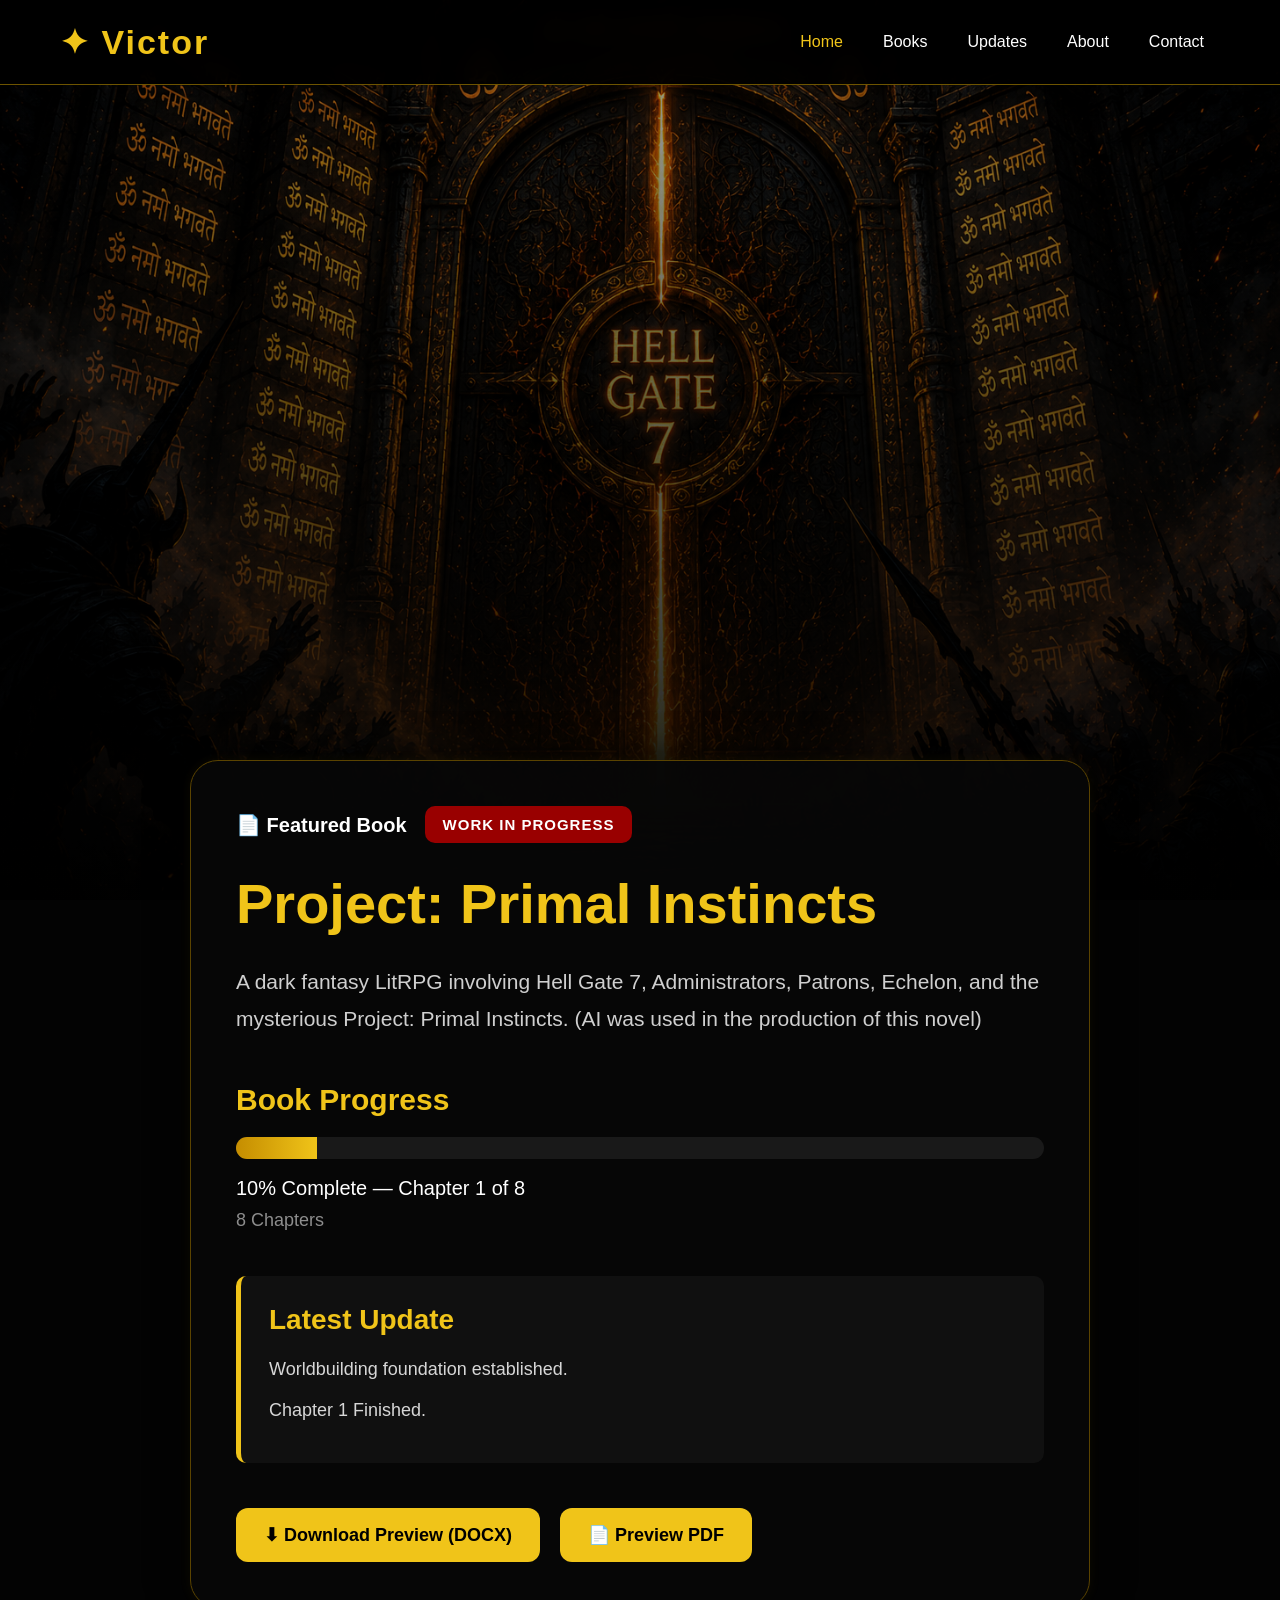
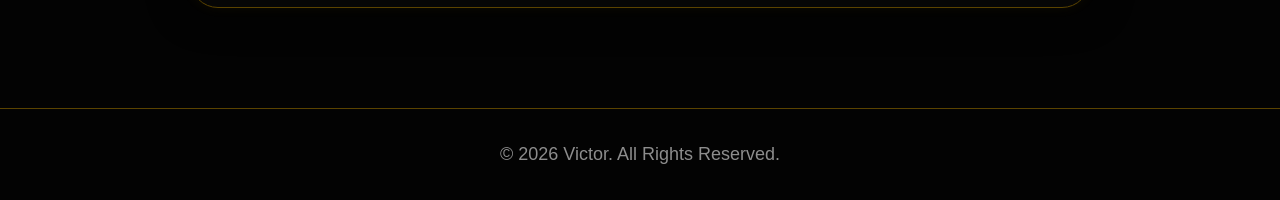
<file: index.html>
<!DOCTYPE html>
<html lang="en">

<head>

    <meta
    http-equiv="Content-Security-Policy"
    content="
    default-src 'self';
    img-src 'self' https:;
    style-src 'self' 'unsafe-inline';
    script-src 'self' 'unsafe-inline';
    object-src 'none';
    base-uri 'self';
    ">

    <meta
    http-equiv="X-Frame-Options"
    content="DENY"
    >
    
    <meta
    name="referrer"
    content="strict-origin-when-cross-origin"
    >

    <meta
    http-equiv="Permissions-Policy"
    content="
    geolocation=(),
    microphone=(),
    camera=()
    ">
    
    <meta charset="UTF-8">

    <meta
        name="viewport"
        content="width=device-width, initial-scale=1.0"
    >

    <title>Victor | Project Primal Instincts</title>

    <link rel="stylesheet" href="style.css">

    <script defer src="app.js"></script>

</head>

<body>

<header>

    <div class="logo">

        ✦ Victor

    </div>

    <nav>

        <a href="index.html" class="active">
            Home
        </a>

        <a href="books.html">
            Books
        </a>

        <a href="updates.html">
            Updates
        </a>

        <a href="about.html">
            About
        </a>

        <a href="contact.html">
            Contact
        </a>

    </nav>

</header>

<section class="hero">

    <div class="overlay"></div>

</section>

<section class="featured-book">

    <div class="book-container">

        <div class="top-row">

            <div class="book-title-small">

                📄 Featured Book

            </div>

            <div class="status-badge">

                WORK IN PROGRESS

            </div>

        </div>

        <h1>

            Project: Primal Instincts

        </h1>

        <p class="book-description">

            A dark fantasy LitRPG involving Hell Gate 7,
            Administrators, Patrons, Echelon, and the
            mysterious Project: Primal Instincts. (AI was used in the 
            production of this novel)

        </p>

        <div class="progress-section">

            <h2>

                Book Progress

            </h2>

            <div class="progress-bar">

                <div class="progress-fill"></div>

            </div>

            <p class="progress-text">

                10% Complete — Chapter 1 of 8

            </p>

            <p class="chapter-plan">

                8 Chapters

            </p>

        </div>

        <div class="update-box">

            <h3>

                Latest Update

            </h3>

            <p>

                Worldbuilding foundation established.

            </p>

            <p>

                Chapter 1 Finished.

            </p>

        </div>

        <div class="book-buttons">

            <a
                href="books/primal-instincts-preview.docx"
                download
                onclick="trackDownload('DOCX Preview')"
            >

                ⬇ Download Preview (DOCX)

            </a>

            <a
                href="books/primal-instincts-preview.pdf"
                download
                onclick="trackDownload('PDF Preview')"
            >

                📄 Preview PDF

            </a>

        </div>

    </div>

</section>

<footer>

    <p>

        © 2026 Victor. All Rights Reserved.

    </p>

</footer>

</body>
</html>
</file>
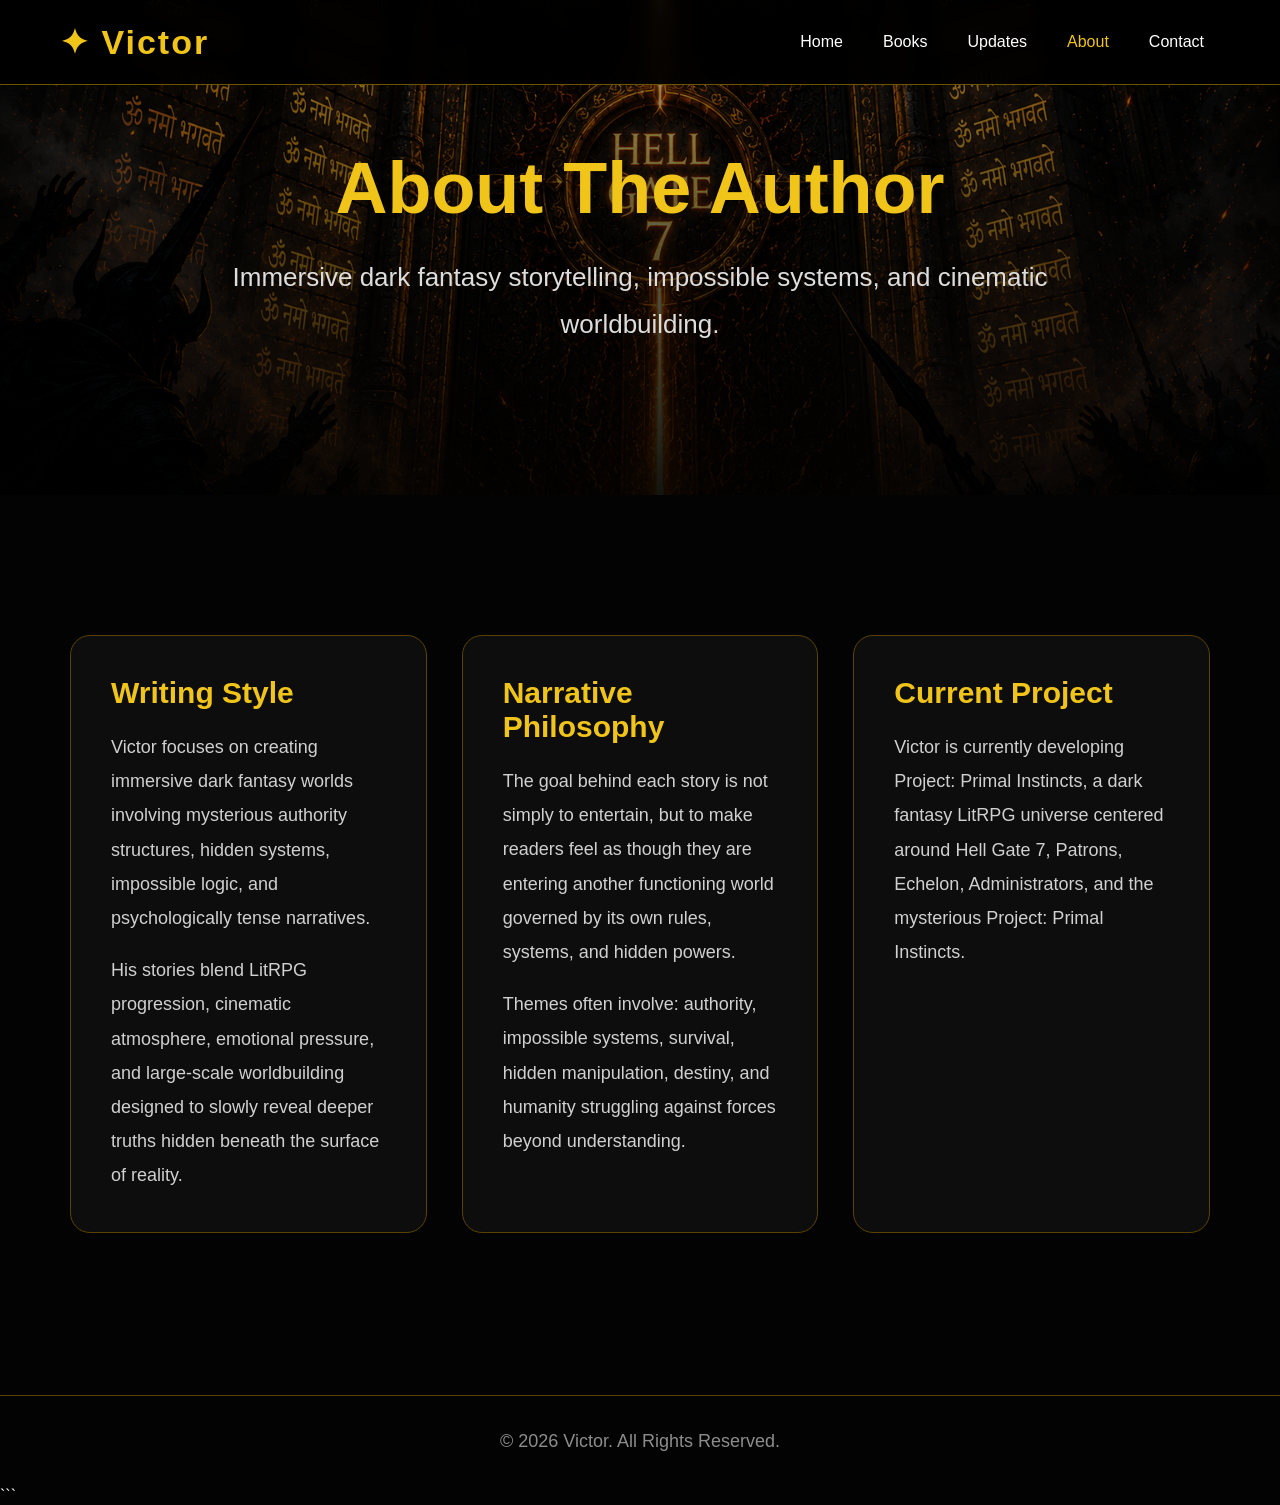
<file: about.html>
<!DOCTYPE html>
<html lang="en">

<head>
    <meta
    http-equiv="Content-Security-Policy"
    content="
    default-src 'self';
    img-src 'self' https:;
    style-src 'self' 'unsafe-inline';
    script-src 'self' 'unsafe-inline';
    object-src 'none';
    base-uri 'self';
    ">
    
    <meta
    http-equiv="X-Frame-Options"
    content="DENY"
    >
    
    <meta
    name="referrer"
    content="strict-origin-when-cross-origin"
    >

    <meta
    http-equiv="Permissions-Policy"
    content="
    geolocation=(),
    microphone=(),
    camera=()
    ">
    
    <meta charset="UTF-8">

    <meta
        name="viewport"
        content="width=device-width, initial-scale=1.0"
    >

    <title>About | Victor</title>

    <link rel="stylesheet" href="style.css">

</head>

<body>

<!-- HEADER -->

<header>

    <div class="logo">

        ✦ Victor

    </div>

    <nav>

        <a href="index.html">
            Home
        </a>

        <a href="books.html">
            Books
        </a>

        <a href="updates.html">
            Updates
        </a>

        <a href="about.html" class="active">
            About
        </a>

        <a href="contact.html">
            Contact
        </a>
        
    </nav>

</header>

<!-- HERO -->

<section class="about-hero">

    <div class="overlay"></div>

    <div class="about-hero-content">

        <h1>

            About The Author

        </h1>

        <p>

            Immersive dark fantasy storytelling,
            impossible systems,
            and cinematic worldbuilding.

        </p>

    </div>

</section>

<!-- ABOUT SECTION -->

<section class="page-section">

    <div class="about-layout">

        <div class="about-box">

            <h2>

                Writing Style

            </h2>

            <p>

                Victor focuses on creating immersive
                dark fantasy worlds involving mysterious
                authority structures, hidden systems,
                impossible logic, and psychologically
                tense narratives.

            </p>

            <br>

            <p>

                His stories blend LitRPG progression,
                cinematic atmosphere, emotional pressure,
                and large-scale worldbuilding designed
                to slowly reveal deeper truths hidden
                beneath the surface of reality.

            </p>

        </div>

        <div class="about-box">

            <h2>

                Narrative Philosophy

            </h2>

            <p>

                The goal behind each story is not simply
                to entertain, but to make readers feel
                as though they are entering another
                functioning world governed by its own
                rules, systems, and hidden powers.

            </p>

            <br>

            <p>

                Themes often involve:
                authority,
                impossible systems,
                survival,
                hidden manipulation,
                destiny,
                and humanity struggling against forces
                beyond understanding.

            </p>

        </div>

        <div class="about-box">

            <h2>

                Current Project

            </h2>

            <p>

                Victor is currently developing
                Project: Primal Instincts,
                a dark fantasy LitRPG universe
                centered around Hell Gate 7,
                Patrons,
                Echelon,
                Administrators,
                and the mysterious
                Project: Primal Instincts.

            </p>

        </div>
    </div>

</section>

<!-- FOOTER -->

<footer>

    © 2026 Victor. All Rights Reserved.

</footer>

</body>
</html>
```
</file>
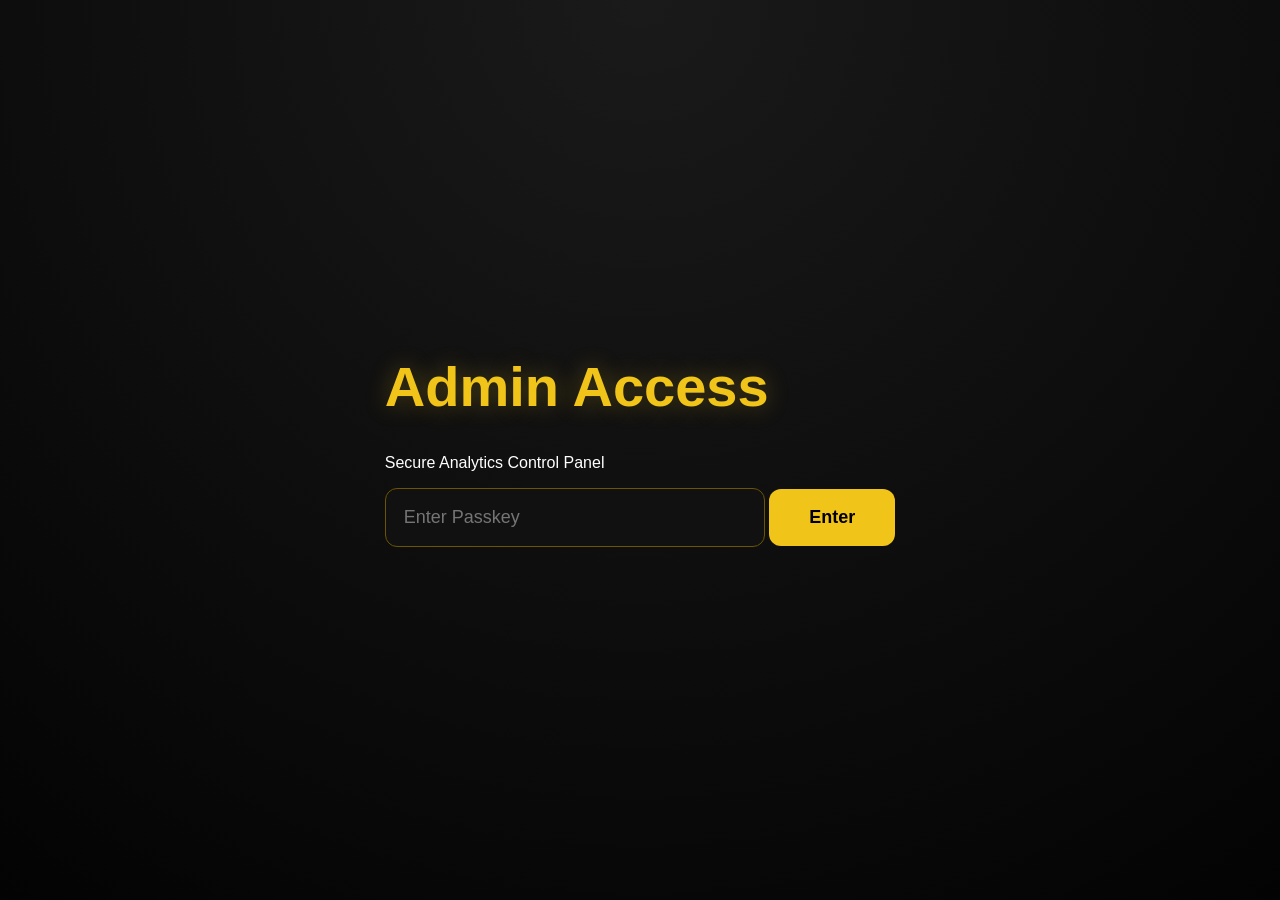
<file: admin.html>
<!DOCTYPE html>
<html lang="en">

<head>

    <!-- ================================= -->
    <!-- SECURITY SETTINGS -->
    <!-- ================================= -->

    <meta
    http-equiv="Content-Security-Policy"
    content="
    default-src 'self';
    img-src 'self' https:;
    style-src 'self' 'unsafe-inline';
    script-src 'self';
    object-src 'none';
    base-uri 'self';
    form-action 'self';
    ">

    <meta
    http-equiv="X-Frame-Options"
    content="DENY"
    >

    <meta
    name="referrer"
    content="strict-origin-when-cross-origin"
    >

    <meta
    http-equiv="Permissions-Policy"
    content="
    geolocation=(),
    microphone=(),
    camera=()
    ">

    <!-- ================================= -->
    <!-- META -->
    <!-- ================================= -->

    <meta charset="UTF-8">

    <meta
        name="viewport"
        content="width=device-width, initial-scale=1.0"
    >

    <title>

        Secure Admin Dashboard

    </title>

    <!-- ================================= -->
    <!-- CSS -->
    <!-- ================================= -->

    <link
        rel="stylesheet"
        href="admin.css"
    >

    <!-- ================================= -->
    <!-- JS -->
    <!-- ================================= -->

    <script
        defer
        src="app.js"
    ></script>

    <script
        defer
        src="admin.js"
    ></script>

</head>

<body>

    <!-- ================================= -->
    <!-- LOGIN SCREEN -->
    <!-- ================================= -->

    <div
        class="login-screen"
        id="loginScreen"
    >

        <div class="login-box">

            <h1>

                Admin Access

            </h1>

            <p class="subtitle">

                Secure Analytics Control Panel

            </p>

            <input
                type="password"
                id="passkey"
                placeholder="Enter Passkey"
                autocomplete="off"
            >

            <button id="loginButton">
                Enter
            </button>

            <p
                class="security-warning"
                id="securityWarning"
            >

            </p>

        </div>

    </div>

    <!-- ================================= -->
    <!-- DASHBOARD -->
    <!-- ================================= -->

    <div
        class="dashboard"
        id="dashboard"
        style="display: none;"
    >

        <!-- HEADER -->

        <div class="dashboard-header">

            <div>

                <h1>

                    Website Analytics

                </h1>

                <p class="dashboard-subtitle">

                    Advanced Tracking & Monitoring

                </p>

            </div>

            <div class="dashboard-buttons">

                <button
                    id="resetButton"
                    class="clear-button"
                >

                    Reset Analytics

                </button>

                <button
                    id="exportButton"
                    class="export-button"
                >

                    Export Analytics

                </button>

                <button
                    id="logoutButton"
                    class="logout-button"
                >

                    Logout

                </button>

            </div>

        </div>

        <!-- ================================= -->
        <!-- ANALYTICS GRID -->
        <!-- ================================= -->

        <div class="analytics-grid">

            <!-- TOTAL VISITS -->

            <div class="analytics-card">

                <h2>

                    Total Visits

                </h2>

                <p id="visits">

                    0

                </p>

            </div>

            <!-- READING TIME -->

            <div class="analytics-card">

                <h2>

                    Reading Time

                </h2>

                <p id="readingTime">

                    0 Minutes

                </p>

            </div>

            <!-- ACTIVE USERS -->

            <div class="analytics-card">

                <h2>

                    Active Users

                </h2>

                <p id="activeUsers">

                    0

                </p>

            </div>

            <!-- DEVICE -->

            <div class="analytics-card">

                <h2>

                    Last Device

                </h2>

                <p id="device">

                    Unknown

                </p>

            </div>

            <!-- LAST VISIT -->

            <div class="analytics-card">

                <h2>

                    Last Visit

                </h2>

                <p id="lastVisit">

                    None

                </p>

            </div>

            <!-- ADMIN SESSIONS -->

            <div class="analytics-card">

                <h2>

                    Admin Sessions

                </h2>

                <p id="adminSessions">

                    0

                </p>

            </div>

            <!-- FAILED ATTEMPTS -->

            <div class="analytics-card">

                <h2>

                    Failed Logins

                </h2>

                <p id="failedAttempts">

                    0

                </p>

            </div>

            <!-- TOP DOWNLOAD -->

            <div class="analytics-card">

                <h2>

                    Top Download

                </h2>

                <p id="topDownload">

                    None

                </p>

            </div>

            <!-- DOWNLOADS -->

            <div class="analytics-card large-card">

                <h2>

                    Downloads

                </h2>

                <div id="downloads">

                </div>

            </div>

            <!-- DAILY VISITS -->

            <div class="analytics-card large-card">

                <h2>

                    Daily Visits

                </h2>

                <div id="dailyVisits">

                </div>

            </div>

            <!-- BROWSER -->

            <div class="analytics-card large-card">

                <h2>

                    Browser Info

                </h2>

                <div id="browser">

                </div>

            </div>

        </div>

    </div>

</body>

</html>
</file>
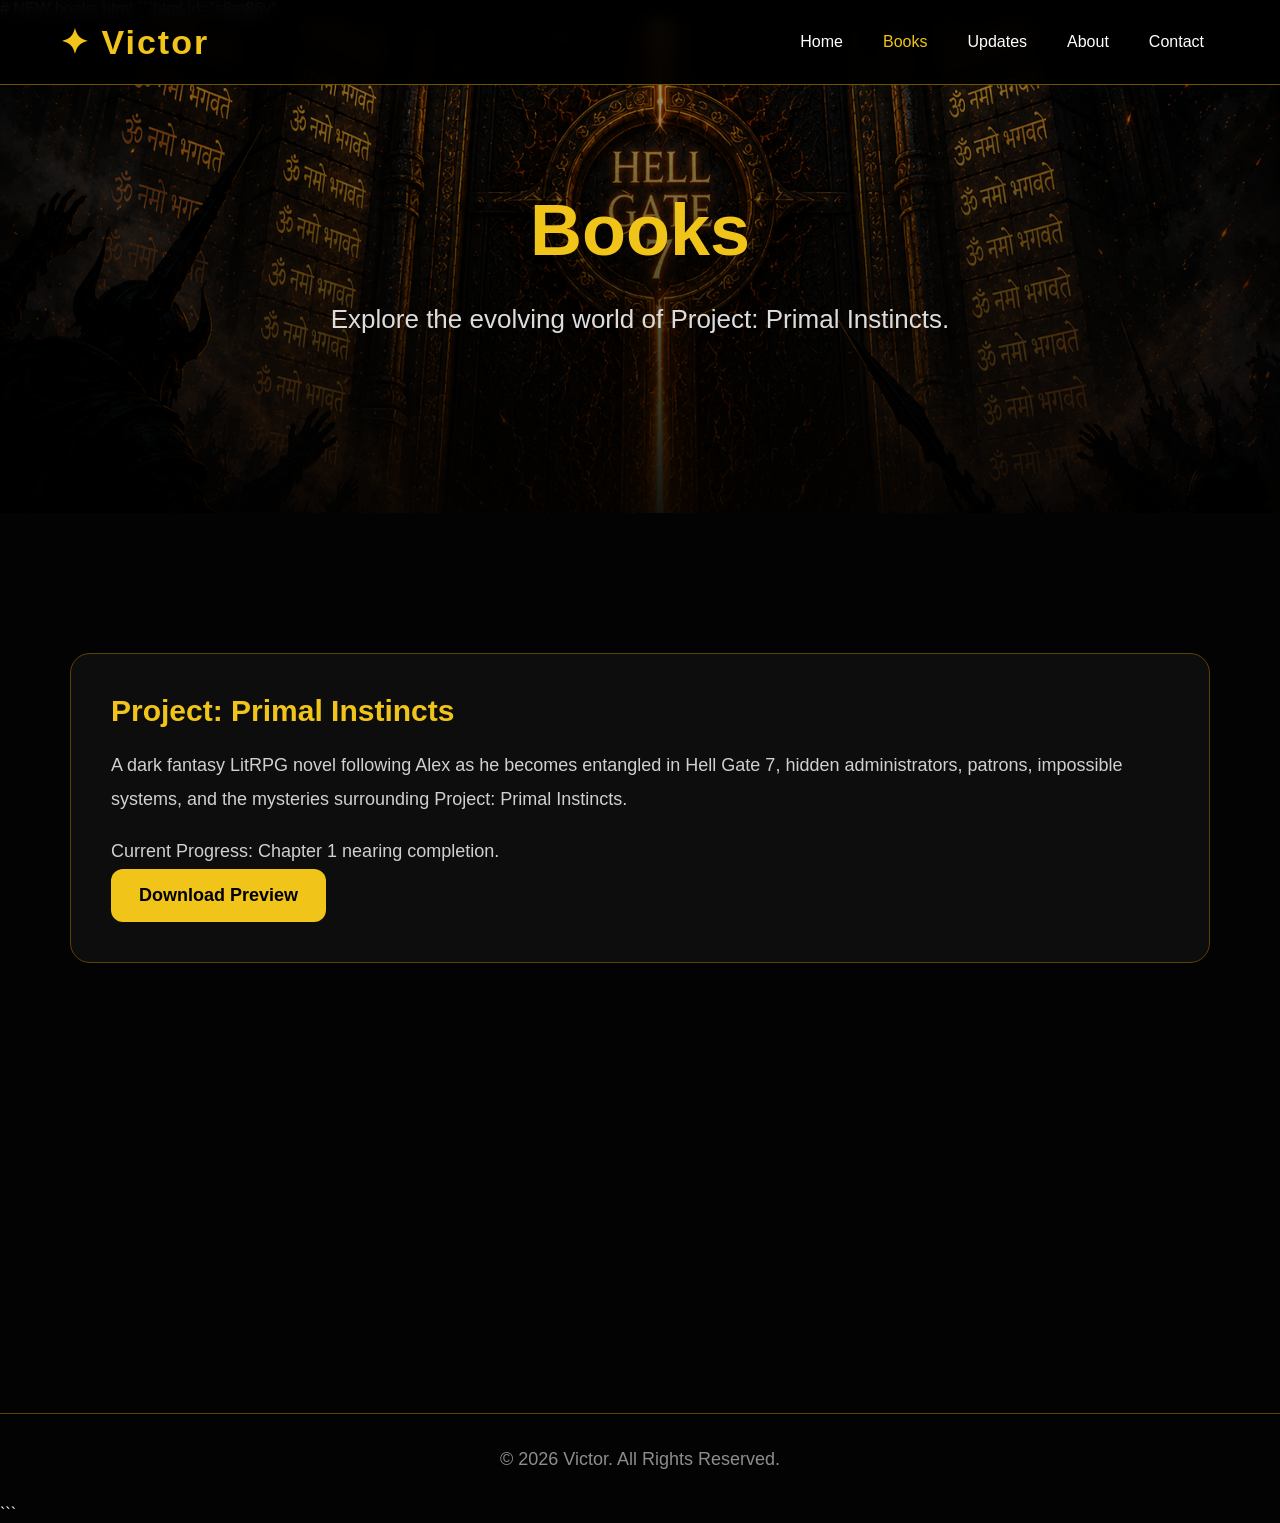
<file: books.html>
# NEW books.html

```html id="s8m86y"
<!DOCTYPE html>
<html lang="en">

<head>

    <meta
    http-equiv="Content-Security-Policy"
    content="
    default-src 'self';
    img-src 'self' https:;
    style-src 'self' 'unsafe-inline';
    script-src 'self' 'unsafe-inline';
    object-src 'none';
    base-uri 'self';
    ">

    <meta
    http-equiv="X-Frame-Options"
    content="DENY"
    >
    
    <meta
    name="referrer"
    content="strict-origin-when-cross-origin"
    >

    <meta
    http-equiv="Permissions-Policy"
    content="
    geolocation=(),
    microphone=(),
    camera=()
    ">
    
    <meta charset="UTF-8">

    <meta
        name="viewport"
        content="width=device-width, initial-scale=1.0"
    >

    <title>Books | Victor</title>

    <link rel="stylesheet" href="style.css">

</head>

<body>

<header>

    <div class="logo">

        ✦ Victor

    </div>

    <nav>

        <a href="index.html">
            Home
        </a>

        <a href="books.html" class="active">
            Books
        </a>

        <a href="updates.html">
            Updates
        </a>

        <a href="about.html">
            About
        </a>

        <a href="contact.html">
            Contact
        </a>
        
    </nav>

</header>

<section class="books-hero">

    <div class="overlay"></div>

    <div class="books-hero-content">

        <h1>

            Books

        </h1>

        <p>

            Explore the evolving world of
            Project: Primal Instincts.

        </p>

    </div>

</section>

<section class="page-section">

    <div class="cards-grid">

        <div class="info-card">

            <h2>

                Project: Primal Instincts

            </h2>

            <p>

                A dark fantasy LitRPG novel following
                Alex as he becomes entangled in
                Hell Gate 7, hidden administrators,
                patrons, impossible systems,
                and the mysteries surrounding
                Project: Primal Instincts.

            </p>

            <br>

            <p>

                Current Progress:
                Chapter 1 nearing completion.

            </p>

            <div class="book-buttons">

                <a
                    href="books/primal-instincts-preview.docx"
                    download
                >

                    Download Preview

                </a>

            </div>

        </div>

    </div>

</section>

<footer>

    © 2026 Victor. All Rights Reserved.

</footer>

</body>
</html>
```
</file>
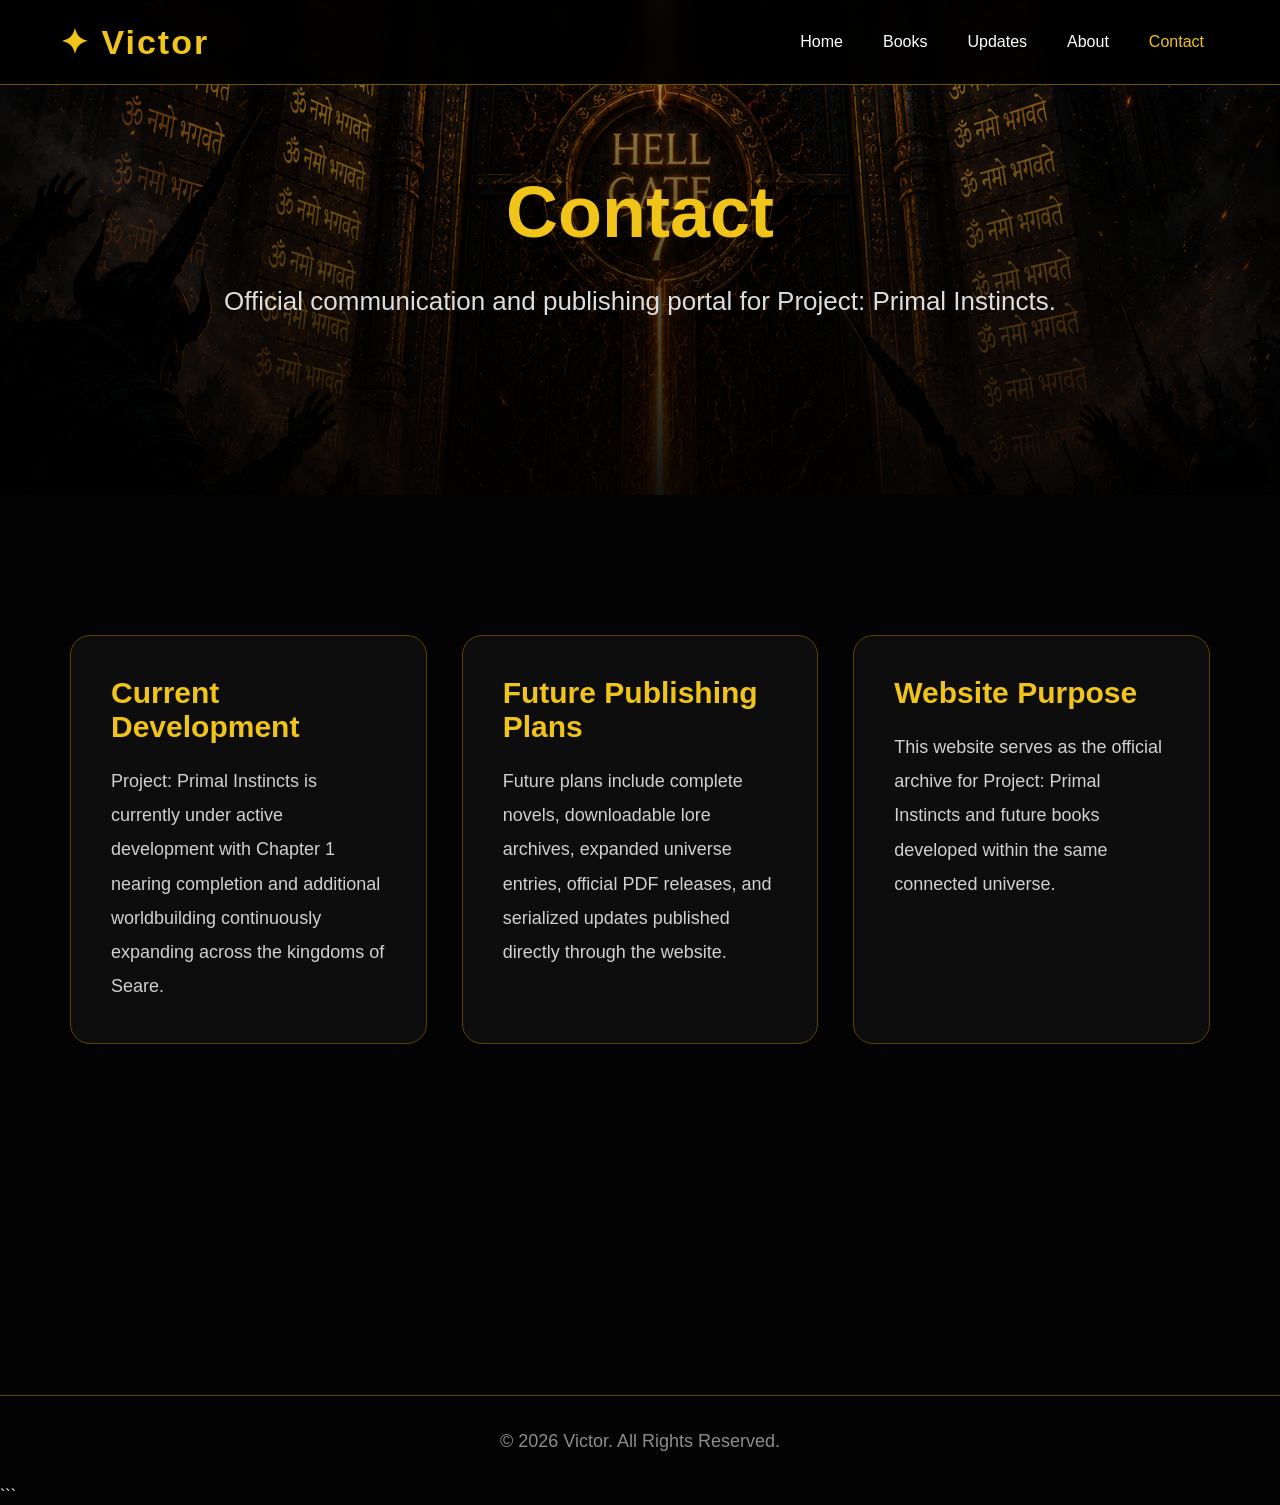
<file: contact.html>
<!DOCTYPE html>
<html lang="en">

<head>

    <meta
    http-equiv="Content-Security-Policy"
    content="
    default-src 'self';
    img-src 'self' https:;
    style-src 'self' 'unsafe-inline';
    script-src 'self' 'unsafe-inline';
    object-src 'none';
    base-uri 'self';
    ">

    <meta
    http-equiv="X-Frame-Options"
    content="DENY"
    >
    
    <meta
    name="referrer"
    content="strict-origin-when-cross-origin"
    >

    <meta
    http-equiv="Permissions-Policy"
    content="
    geolocation=(),
    microphone=(),
    camera=()
    ">
    
    <meta charset="UTF-8">

    <meta
        name="viewport"
        content="width=device-width, initial-scale=1.0"
    >

    <title>Contact | Victor</title>

    <link rel="stylesheet" href="style.css">

</head>

<body>

<!-- HEADER -->

<header>

    <div class="logo">

        ✦ Victor

    </div>

    <nav>

        <a href="index.html">
            Home
        </a>

        <a href="books.html">
            Books
        </a>

        <a href="updates.html">
            Updates
        </a>

        <a href="about.html">
            About
        </a>

        <a href="contact.html" class="active">
            Contact
        </a>

    </nav>

</header>

<!-- CONTACT HERO -->

<section class="contact-hero">

    <div class="overlay"></div>

    <div class="contact-hero-content">

        <h1>

            Contact

        </h1>

        <p>

            Official communication and publishing portal
            for Project: Primal Instincts.

        </p>

    </div>

</section>

<!-- CONTACT SECTION -->

<section class="page-section">

    <div class="contact-grid">

        <div class="contact-card">

            <h2>

                Current Development

            </h2>

            <p>

                Project: Primal Instincts is currently
                under active development with Chapter 1
                nearing completion and additional
                worldbuilding continuously expanding
                across the kingdoms of Seare.

            </p>

        </div>

        <div class="contact-card">

            <h2>

                Future Publishing Plans

            </h2>

            <p>

                Future plans include complete novels,
                downloadable lore archives,
                expanded universe entries,
                official PDF releases,
                and serialized updates
                published directly through the website.

            </p>

        </div>

        <div class="contact-card">

            <h2>

                Website Purpose

            </h2>

            <p>

                This website serves as the official
                archive for Project: Primal Instincts
                and future books developed within
                the same connected universe.

            </p>

        </div>

    </div>

</section>

<!-- FOOTER -->

<footer>

    © 2026 Victor. All Rights Reserved.

</footer>

</body>
</html>
```
</file>
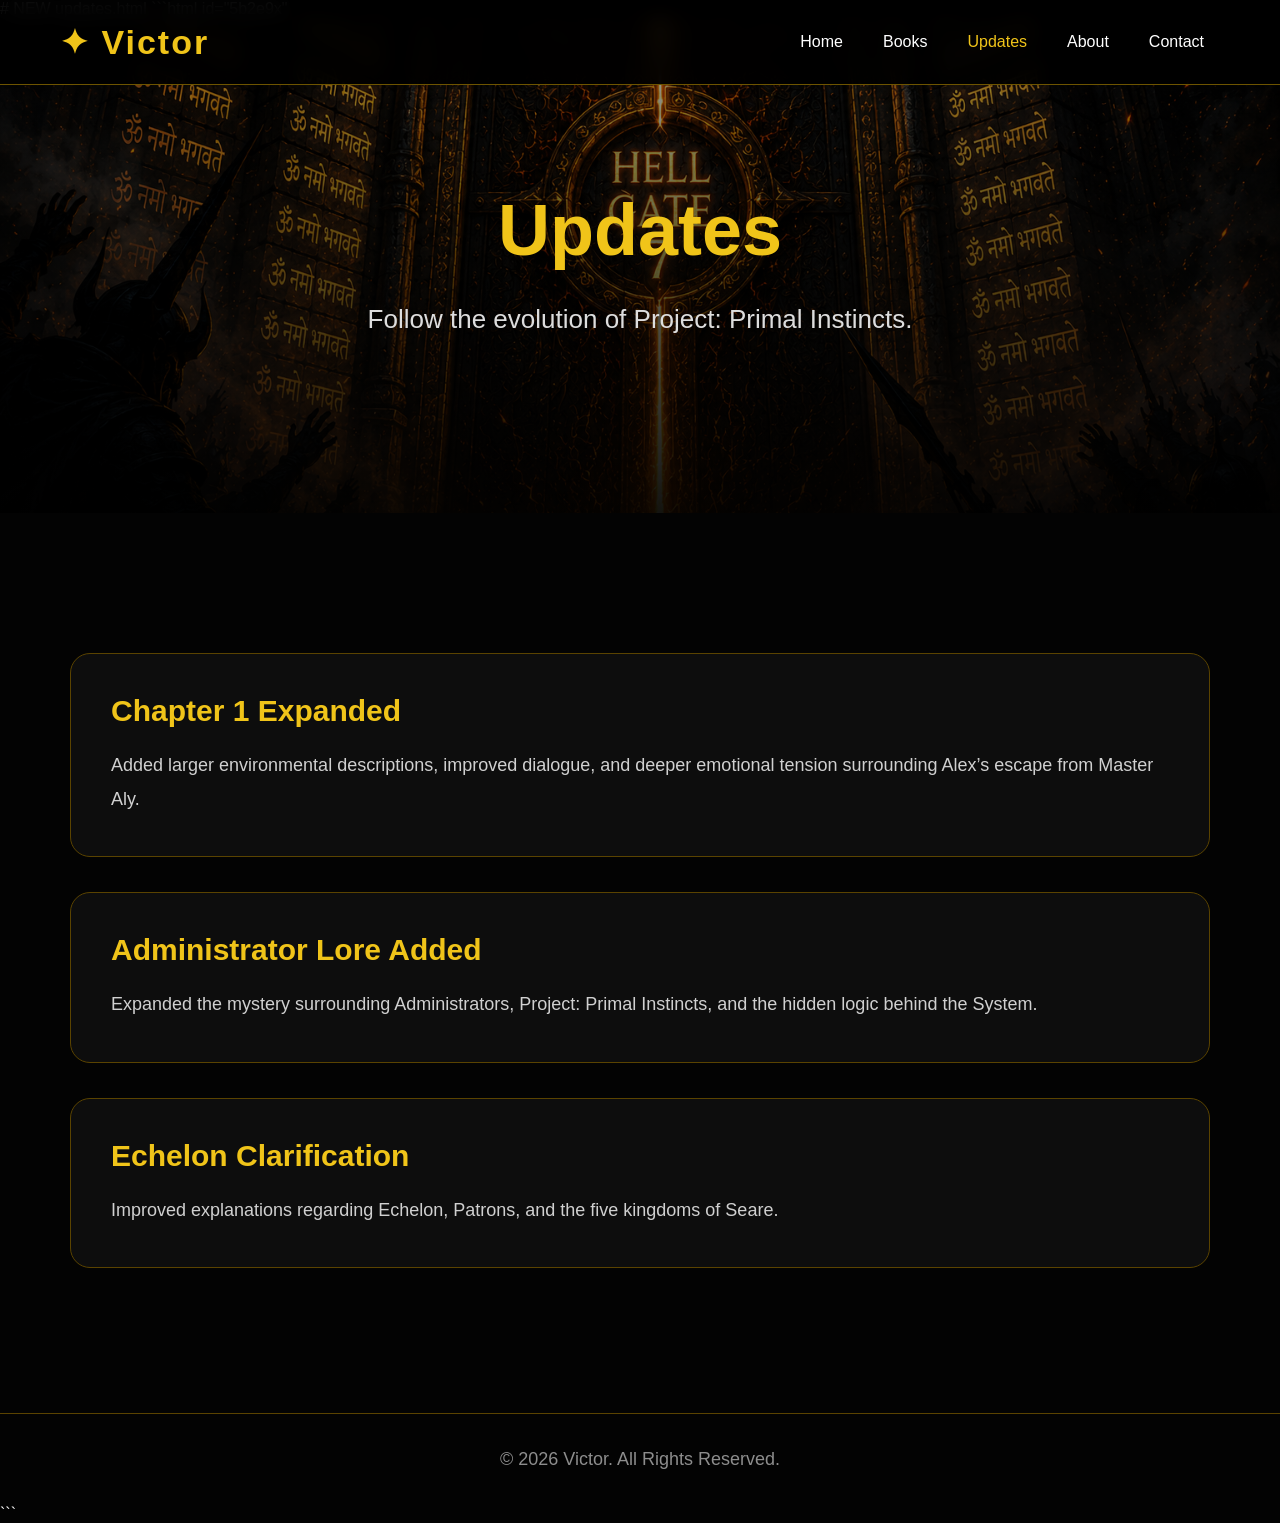
<file: updates.html>
# NEW updates.html

```html id="5b2e9x"
<!DOCTYPE html>
<html lang="en">

<head>

    <meta
    http-equiv="Content-Security-Policy"
    content="
    default-src 'self';
    img-src 'self' https:;
    style-src 'self' 'unsafe-inline';
    script-src 'self' 'unsafe-inline';
    object-src 'none';
    base-uri 'self';
    ">

    <meta
    http-equiv="X-Frame-Options"
    content="DENY"
    >
    
    <meta
    name="referrer"
    content="strict-origin-when-cross-origin"
    >

    <meta
    http-equiv="Permissions-Policy"
    content="
    geolocation=(),
    microphone=(),
    camera=()
    ">
    
    <meta charset="UTF-8">

    <meta
        name="viewport"
        content="width=device-width, initial-scale=1.0"
    >

    <title>Updates | Victor</title>

    <link rel="stylesheet" href="style.css">

</head>

<body>

<header>

    <div class="logo">

        ✦ Victor

    </div>

    <nav>

        <a href="index.html">
            Home
        </a>

        <a href="books.html">
            Books
        </a>

        <a href="updates.html" class="active">
            Updates
        </a>

        <a href="about.html">
            About
        </a>

        <a href="contact.html">
            Contact
        </a>
        
    </nav>

</header>

<section class="updates-hero">

    <div class="overlay"></div>

    <div class="updates-hero-content">

        <h1>

            Updates

        </h1>

        <p>

            Follow the evolution of
            Project: Primal Instincts.

        </p>

    </div>

</section>

<section class="page-section">

    <div class="timeline">

        <div class="timeline-card">

            <h2>

                Chapter 1 Expanded

            </h2>

            <p>

                Added larger environmental
                descriptions, improved dialogue,
                and deeper emotional tension
                surrounding Alex’s escape
                from Master Aly.

            </p>

        </div>

        <div class="timeline-card">

            <h2>

                Administrator Lore Added

            </h2>

            <p>

                Expanded the mystery surrounding
                Administrators,
                Project: Primal Instincts,
                and the hidden logic behind
                the System.

            </p>

        </div>

        <div class="timeline-card">

            <h2>

                Echelon Clarification

            </h2>

            <p>

                Improved explanations regarding
                Echelon,
                Patrons,
                and the five kingdoms of Seare.

            </p>

        </div>

    </div>

</section>

<footer>

    © 2026 Victor. All Rights Reserved.

</footer>

</body>
</html>
```
</file>
<file: style.css>
*{
    margin:0;
    padding:0;
    box-sizing:border-box;
}

html{
    scroll-behavior:smooth;
}

body{
    background:#030303;
    color:white;
    font-family:Arial, sans-serif;
    overflow-x:hidden;
}

/* HEADER */

header{
    position:fixed;
    top:0;
    width:100%;
    display:flex;
    justify-content:space-between;
    align-items:center;
    padding:22px 60px;
    background:rgba(0,0,0,0.92);
    border-bottom:1px solid #6d5400;
    z-index:1000;
    backdrop-filter:blur(10px);
}

.logo{
    color:#f0c419;
    font-size:34px;
    font-weight:bold;
    letter-spacing:2px;
}

/* NAVIGATION */

nav{
    display:flex;
    align-items:center;
    gap:8px;
    flex-wrap:wrap;
}

nav a{
    color:white;
    text-decoration:none;
    padding:10px 16px;
    border-radius:10px;
    transition:0.3s;
    font-size:16px;
    position:relative;
}

nav a:hover{
    color:#f0c419;
    background:rgba(240,196,25,0.08);
}

nav a::after{
    content:'';
    position:absolute;
    left:14px;
    bottom:6px;
    width:0%;
    height:2px;
    background:#f0c419;
    transition:0.3s;
}

nav a:hover::after{
    width:60%;
}

.active{
    color:#f0c419;
}

/* HERO */

.hero,
.about-hero,
.contact-hero{
    height:55vh;
    background:url('images/hellgate7.png');
    background-size:cover;
    background-position:center;
    position:relative;
    display:flex;
    justify-content:center;
    align-items:center;
    text-align:center;
}

.hero{
    height:100vh;
    align-items:flex-end;
}

/* OVERLAY */

.overlay{
    position:absolute;
    width:100%;
    height:100%;
    background:linear-gradient(
        to bottom,
        rgba(0,0,0,0.35),
        rgba(0,0,0,0.92)
    );
}

/* HERO TEXT */

.about-hero-content,
.contact-hero-content{
    position:relative;
    z-index:2;
    max-width:900px;
    padding:20px;
}

.about-hero-content h1,
.contact-hero-content h1{
    font-size:72px;
    color:#f0c419;
    margin-bottom:25px;
}

.about-hero-content p,
.contact-hero-content p{
    font-size:26px;
    color:#dddddd;
    line-height:1.8;
}

/* HOMEPAGE FEATURED BOOK */

.featured-book{
    position:relative;
    z-index:2;
    margin-top:-140px;
    padding:0 40px 100px;
}

.book-container{
    background:rgba(7,7,7,0.96);
    border:1px solid #5a4300;
    border-radius:28px;
    padding:45px;
    max-width:900px;
    margin:auto;
    box-shadow:
        0 0 40px rgba(0,0,0,0.8),
        0 0 12px rgba(240,196,25,0.08);
}

.top-row{
    display:flex;
    align-items:center;
    gap:18px;
    margin-bottom:30px;
    flex-wrap:wrap;
}

.book-title-small{
    font-size:20px;
    font-weight:bold;
}

.status-badge{
    background:#990000;
    padding:10px 18px;
    border-radius:10px;
    font-weight:bold;
    font-size:15px;
    letter-spacing:1px;
}

.book-container h1{
    font-size:56px;
    color:#f0c419;
    margin-bottom:28px;
    line-height:1.1;
}

.book-description{
    font-size:21px;
    line-height:1.8;
    color:#cfcfcf;
    margin-bottom:45px;
}

/* PROGRESS */

.progress-section h2{
    color:#f0c419;
    margin-bottom:20px;
    font-size:30px;
}

.progress-bar{
    width:100%;
    height:22px;
    background:#191919;
    border-radius:30px;
    overflow:hidden;
    margin-bottom:18px;
}

.progress-fill{
    width:10%;
    height:100%;
    background:linear-gradient(
        to right,
        #c58d00,
        #f0c419
    );
}

.progress-text{
    font-size:20px;
    margin-bottom:10px;
}

.chapter-plan{
    color:#8d8d8d;
    font-size:18px;
    margin-bottom:45px;
}

/* UPDATE BOX */

.update-box{
    background:#101010;
    border-left:5px solid #f0c419;
    padding:28px;
    border-radius:10px;
    margin-bottom:45px;
}

.update-box h3{
    color:#f0c419;
    margin-bottom:18px;
    font-size:28px;
}

.update-box p{
    font-size:18px;
    line-height:1.7;
    color:#d7d7d7;
    margin-bottom:10px;
}

/* BUTTONS */

.book-buttons{
    display:flex;
    gap:20px;
    flex-wrap:wrap;
}

.book-buttons a{
    background:#f0c419;
    color:black;
    text-decoration:none;
    padding:16px 28px;
    border-radius:12px;
    font-size:18px;
    font-weight:bold;
    transition:0.3s;
}

.book-buttons a:hover{
    transform:translateY(-4px);
    box-shadow:0 0 15px rgba(240,196,25,0.4);
}

/* PAGE SECTIONS */

.page-section{
    padding:140px 70px 100px;
    min-height:100vh;
}

.page-section h1{
    color:#f0c419;
    font-size:64px;
    margin-bottom:30px;
}

.page-description{
    font-size:22px;
    color:#cccccc;
    max-width:1100px;
    line-height:1.8;
    margin-bottom:60px;
}

/* GRIDS */

.cards-grid,
.contact-grid,
.about-layout{
    display:grid;
    grid-template-columns:
    repeat(auto-fit,minmax(320px,1fr));
    gap:35px;
}

/* CARDS */

.info-card,
.contact-card,
.about-box,
.timeline-card{
    background:#0d0d0d;
    border:1px solid #5a4300;
    border-radius:20px;
    padding:40px;
    transition:0.3s;
}

.info-card:hover,
.contact-card:hover,
.about-box:hover,
.timeline-card:hover{
    transform:translateY(-6px);
    box-shadow:0 0 25px rgba(240,196,25,0.08);
}

.info-card h2,
.contact-card h2,
.about-box h2,
.timeline-card h2{
    color:#f0c419;
    margin-bottom:20px;
    font-size:30px;
}

.info-card p,
.contact-card p,
.about-box p,
.timeline-card p{
    color:#d0d0d0;
    line-height:1.9;
    font-size:18px;
}

/* TIMELINE */

.timeline{
    display:flex;
    flex-direction:column;
    gap:35px;
}

/* FOOTER */

footer{
    border-top:1px solid #5a4300;
    padding:35px;
    text-align:center;
    color:#8d8d8d;
    font-size:18px;
}

/* MOBILE */

@media(max-width:900px){

    header{
        flex-direction:column;
        gap:16px;
        padding:20px;
    }

    .logo{
        font-size:28px;
    }

    nav{
        justify-content:center;
    }

    nav a{
        font-size:15px;
        padding:8px 12px;
    }

    .featured-book{
        padding:0 20px 80px;
        margin-top:-100px;
    }

    .book-container{
        padding:30px;
    }

    .book-container h1{
        font-size:40px;
    }

    .book-description{
        font-size:18px;
    }

    .page-section{
        padding:130px 20px 80px;
    }

    .page-section h1{
        font-size:42px;
    }

    .page-description{
        font-size:18px;
    }

    .about-hero-content h1,
    .contact-hero-content h1{
        font-size:48px;
    }

    .about-hero-content p,
    .contact-hero-content p{
        font-size:18px;
    }

    .book-buttons a{
        width:100%;
        text-align:center;
    }

    .info-card,
    .contact-card,
    .about-box,
    .timeline-card{
        padding:28px;
    }
}

.books-hero,
.updates-hero{
    height:55vh;
    background:url('images/hellgate7.png');
    background-size:cover;
    background-position:center;
    position:relative;
    display:flex;
    justify-content:center;
    align-items:center;
    text-align:center;
}

.books-hero-content,
.updates-hero-content{
    position:relative;
    z-index:2;
    max-width:900px;
    padding:20px;
}

.books-hero-content h1,
.updates-hero-content h1{
    font-size:72px;
    color:#f0c419;
    margin-bottom:25px;
}

.books-hero-content p,
.updates-hero-content p{
    font-size:26px;
    color:#dddddd;
    line-height:1.8;
}
</file>
<file: admin.css>
/* ===================================== */
/* GLOBAL */
/* ===================================== */

*{
    box-sizing:border-box;
}

body{
    background:#030303;
    color:white;
    font-family:Arial,sans-serif;
    margin:0;
    overflow-x:hidden;
}

/* ===================================== */
/* LOGIN SCREEN */
/* ===================================== */

.login-screen{
    height:100vh;
    display:flex;
    justify-content:center;
    align-items:center;
    flex-direction:column;
    padding:20px;
    background:
    radial-gradient(
        circle at top,
        #1a1a1a,
        #030303
    );
}

.login-screen h1{
    color:#f0c419;
    font-size:56px;
    margin-bottom:35px;
    text-shadow:0 0 25px rgba(240,196,25,0.3);
}

.login-screen input{
    width:380px;
    max-width:100%;
    padding:18px;
    background:#111111;
    border:1px solid #6d5400;
    color:white;
    margin-bottom:20px;
    font-size:18px;
    border-radius:12px;
    outline:none;
    transition:0.3s;
}

.login-screen input:focus{
    border-color:#f0c419;
    box-shadow:
    0 0 15px rgba(240,196,25,0.3);
}

.login-screen button{
    padding:18px 40px;
    background:#f0c419;
    border:none;
    border-radius:12px;
    font-size:18px;
    font-weight:bold;
    cursor:pointer;
    transition:0.3s;
}

.login-screen button:hover{
    transform:translateY(-2px);
    opacity:0.9;
}

/* ===================================== */
/* DASHBOARD */
/* ===================================== */

.dashboard{
    display:none;
    padding:50px;
}

.dashboard-header{
    display:flex;
    justify-content:space-between;
    align-items:center;
    flex-wrap:wrap;
    gap:20px;
    margin-bottom:40px;
}

.dashboard h1{
    color:#f0c419;
    font-size:54px;
    margin:0;
    text-shadow:0 0 20px rgba(240,196,25,0.2);
}

/* ===================================== */
/* BUTTONS */
/* ===================================== */

.button-group{
    display:flex;
    gap:15px;
    flex-wrap:wrap;
}

.logout-button,
.clear-button,
.export-button{
    padding:12px 22px;
    border:none;
    border-radius:10px;
    color:white;
    cursor:pointer;
    font-size:15px;
    font-weight:bold;
    transition:0.3s;
}

.logout-button{
    background:#151515;
}

.clear-button{
    background:#661111;
}

.export-button{
    background:#0d3b66;
}

.logout-button:hover,
.clear-button:hover,
.export-button:hover{
    transform:translateY(-2px);
    opacity:0.9;
}

/* ===================================== */
/* ANALYTICS GRID */
/* ===================================== */

.analytics-grid{
    display:grid;
    grid-template-columns:
    repeat(auto-fit,minmax(320px,1fr));
    gap:35px;
}

/* ===================================== */
/* CARDS */
/* ===================================== */

.analytics-card{
    background:#0d0d0d;
    border:1px solid #6d5400;
    border-radius:22px;
    padding:35px;
    transition:0.3s;
    position:relative;
    overflow:hidden;
}

.analytics-card::before{
    content:"";
    position:absolute;
    top:0;
    left:0;
    width:100%;
    height:3px;
    background:#f0c419;
}

.analytics-card:hover{
    transform:translateY(-5px);
    box-shadow:
    0 0 25px rgba(240,196,25,0.12);
}

.analytics-card h2{
    color:#f0c419;
    margin-bottom:25px;
    font-size:28px;
}

.analytics-card p{
    font-size:26px;
    color:#dddddd;
    margin:0;
}

/* ===================================== */
/* DOWNLOADS */
/* ===================================== */

#downloads p{
    background:#121212;
    border:1px solid #222;
    padding:12px;
    border-radius:10px;
    margin-bottom:12px;
    color:#d9d9d9;
}

/* ===================================== */
/* STATUS BOX */
/* ===================================== */

.status-box{
    margin-top:40px;
    background:#111111;
    border:1px solid #6d5400;
    padding:20px;
    border-radius:16px;
}

.status-box h2{
    color:#f0c419;
    margin-top:0;
}

.status-online{
    color:#4cff77;
    font-weight:bold;
}

/* ===================================== */
/* RECENT ACTIVITY */
/* ===================================== */

.activity-list{
    margin-top:20px;
}

.activity-item{
    padding:12px;
    border-bottom:1px solid #1e1e1e;
    color:#cccccc;
}

/* ===================================== */
/* SECURITY PANEL */
/* ===================================== */

.security-panel{
    margin-top:40px;
    display:grid;
    grid-template-columns:
    repeat(auto-fit,minmax(300px,1fr));
    gap:30px;
}

.security-card{
    background:#0f0f0f;
    border:1px solid #6d5400;
    border-radius:18px;
    padding:25px;
}

.security-card h3{
    color:#f0c419;
    margin-top:0;
}

.security-card p{
    color:#cfcfcf;
    font-size:16px;
    line-height:1.6;
}

/* ===================================== */
/* MOBILE */
/* ===================================== */

@media(max-width:768px){

    .dashboard{
        padding:25px;
    }

    .dashboard h1{
        font-size:38px;
    }

    .analytics-card{
        padding:25px;
    }

    .analytics-card h2{
        font-size:24px;
    }

    .analytics-card p{
        font-size:22px;
    }

    .dashboard-header{
        flex-direction:column;
        align-items:flex-start;
    }

    .button-group{
        width:100%;
    }

    .logout-button,
    .clear-button,
    .export-button{
        width:100%;
    }
}
</file>
